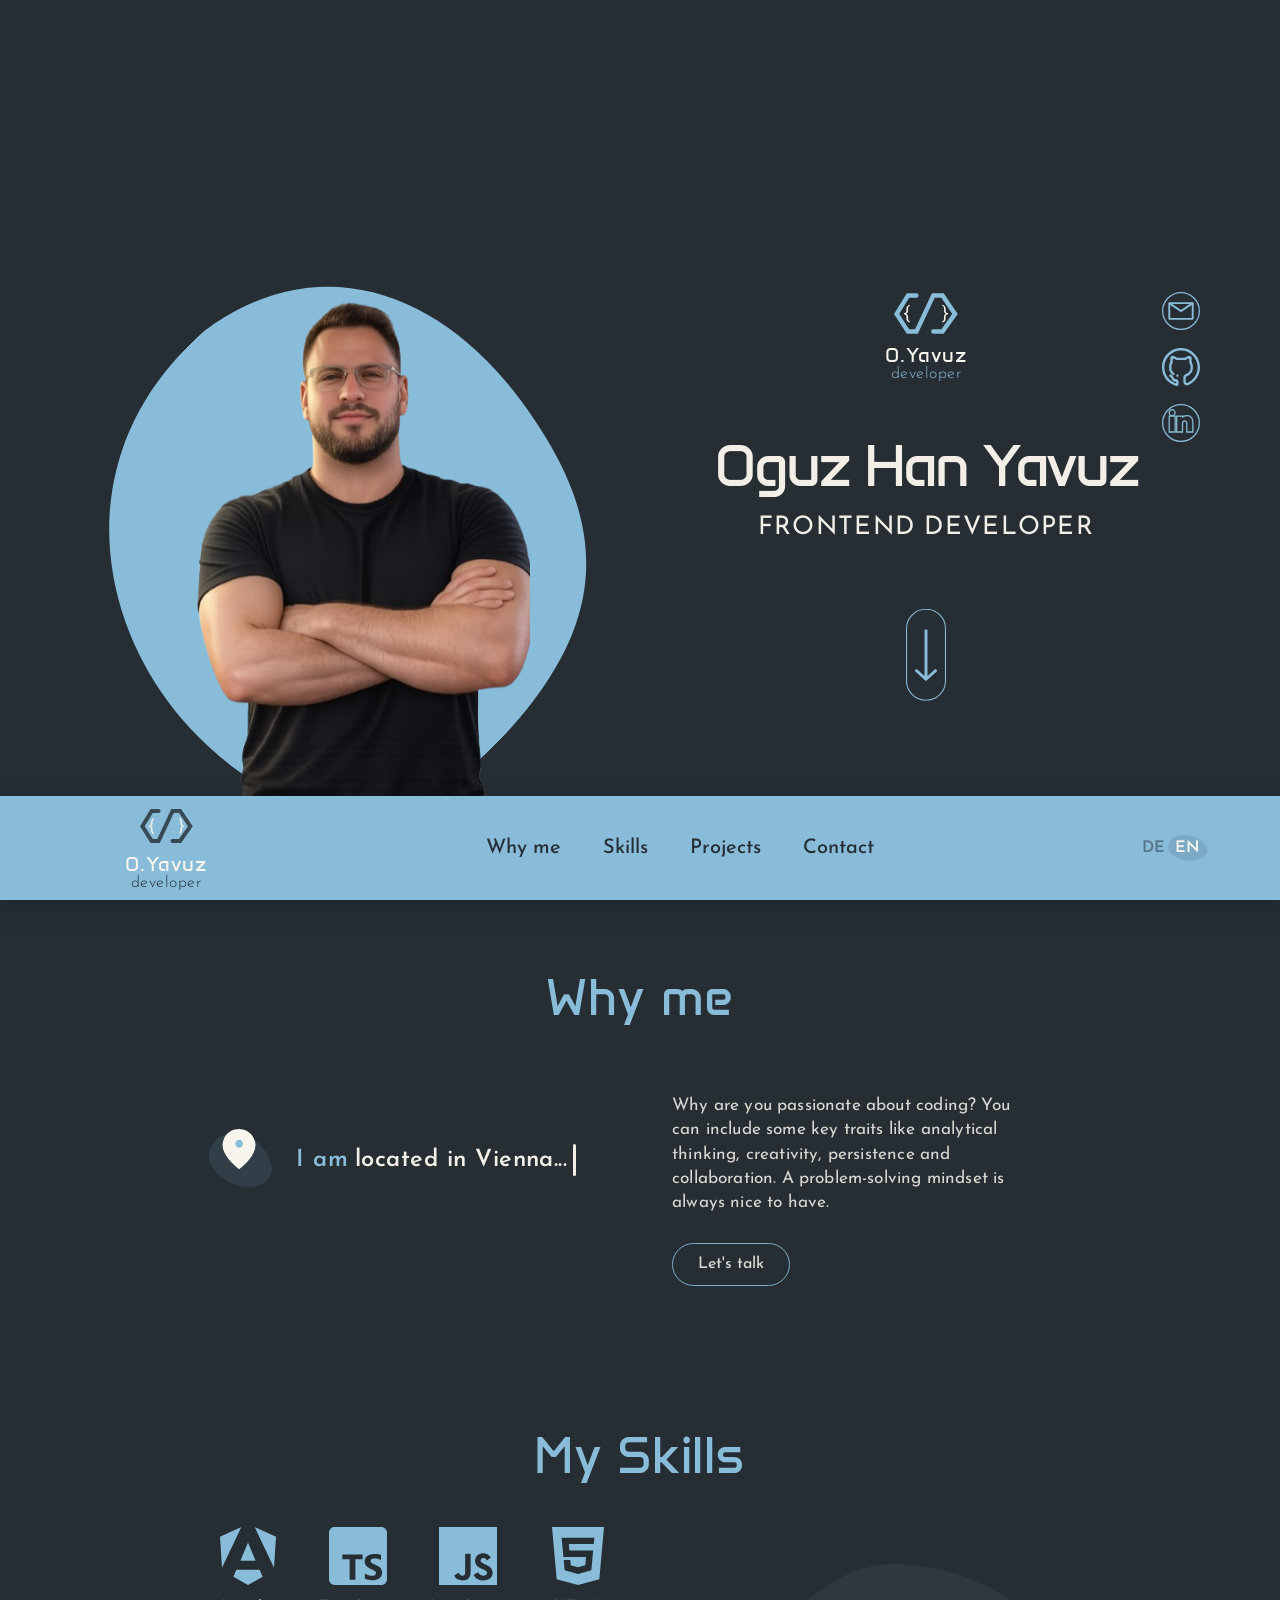
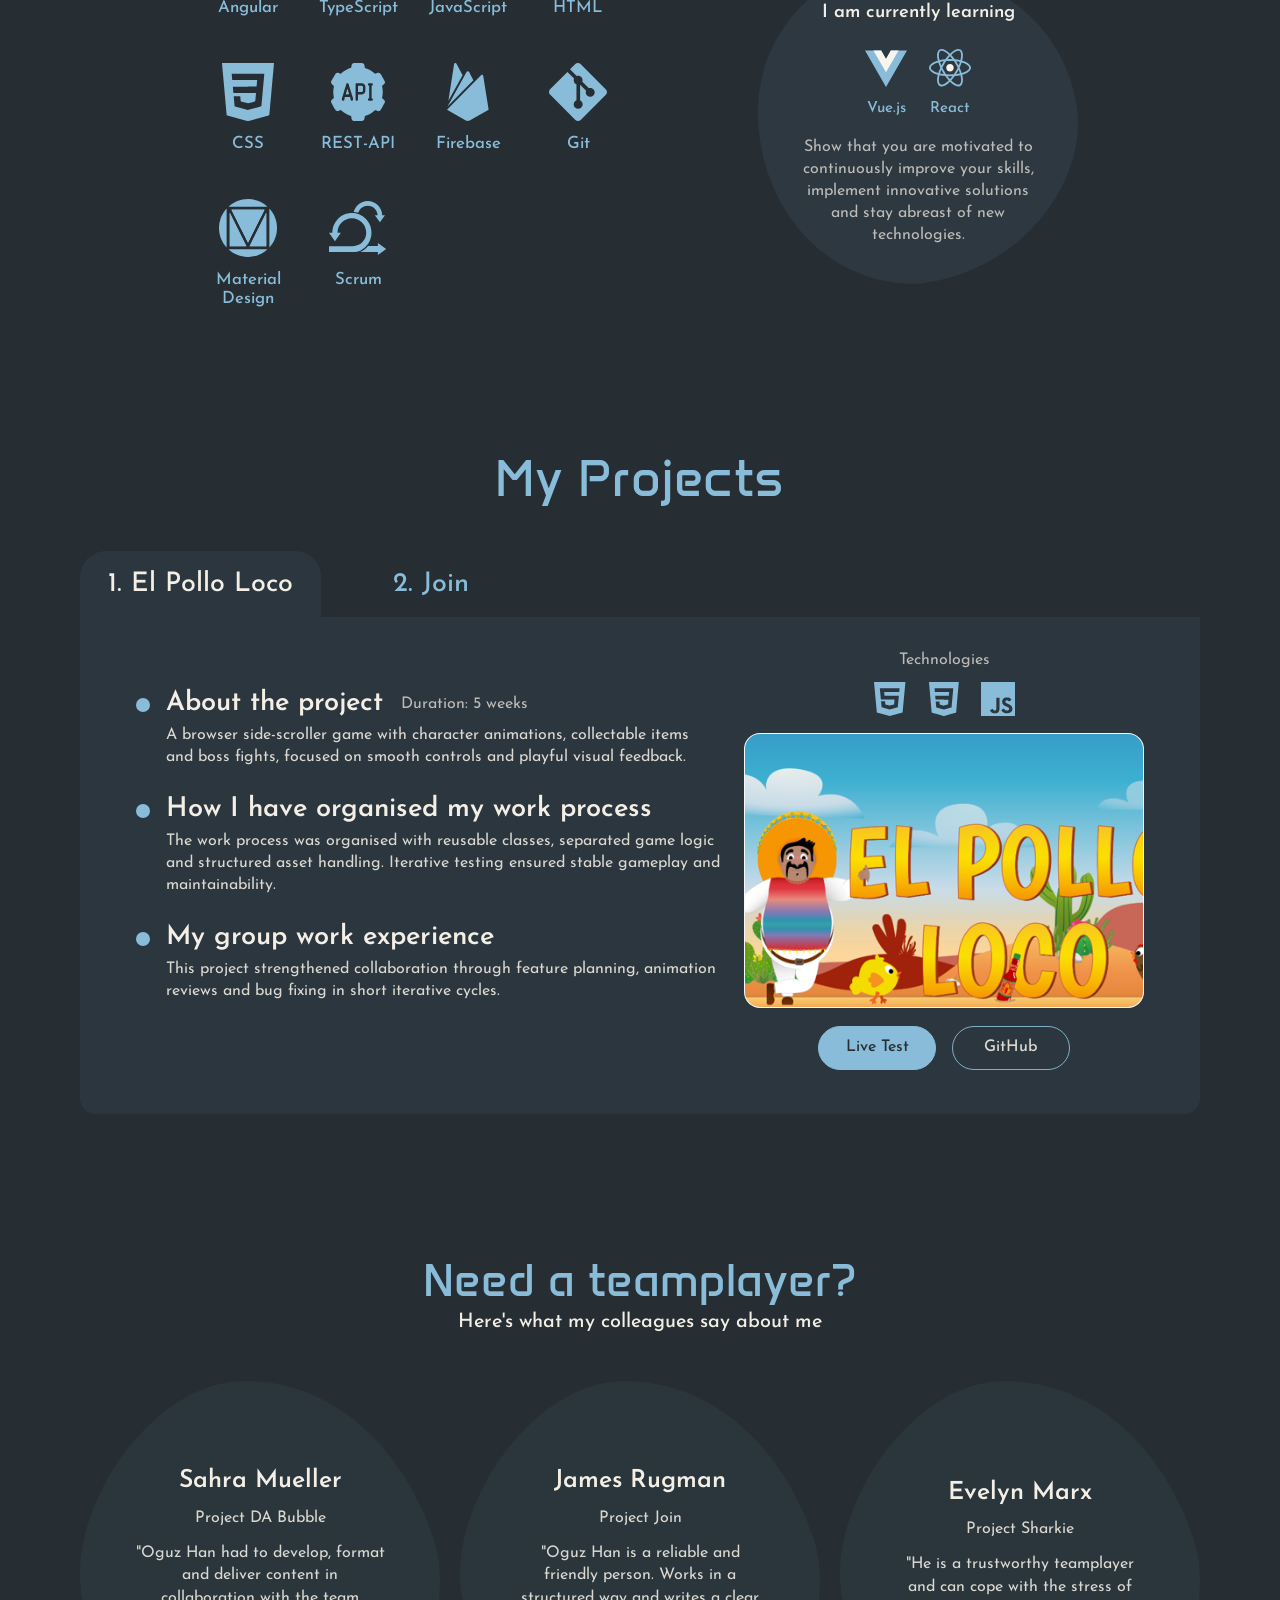
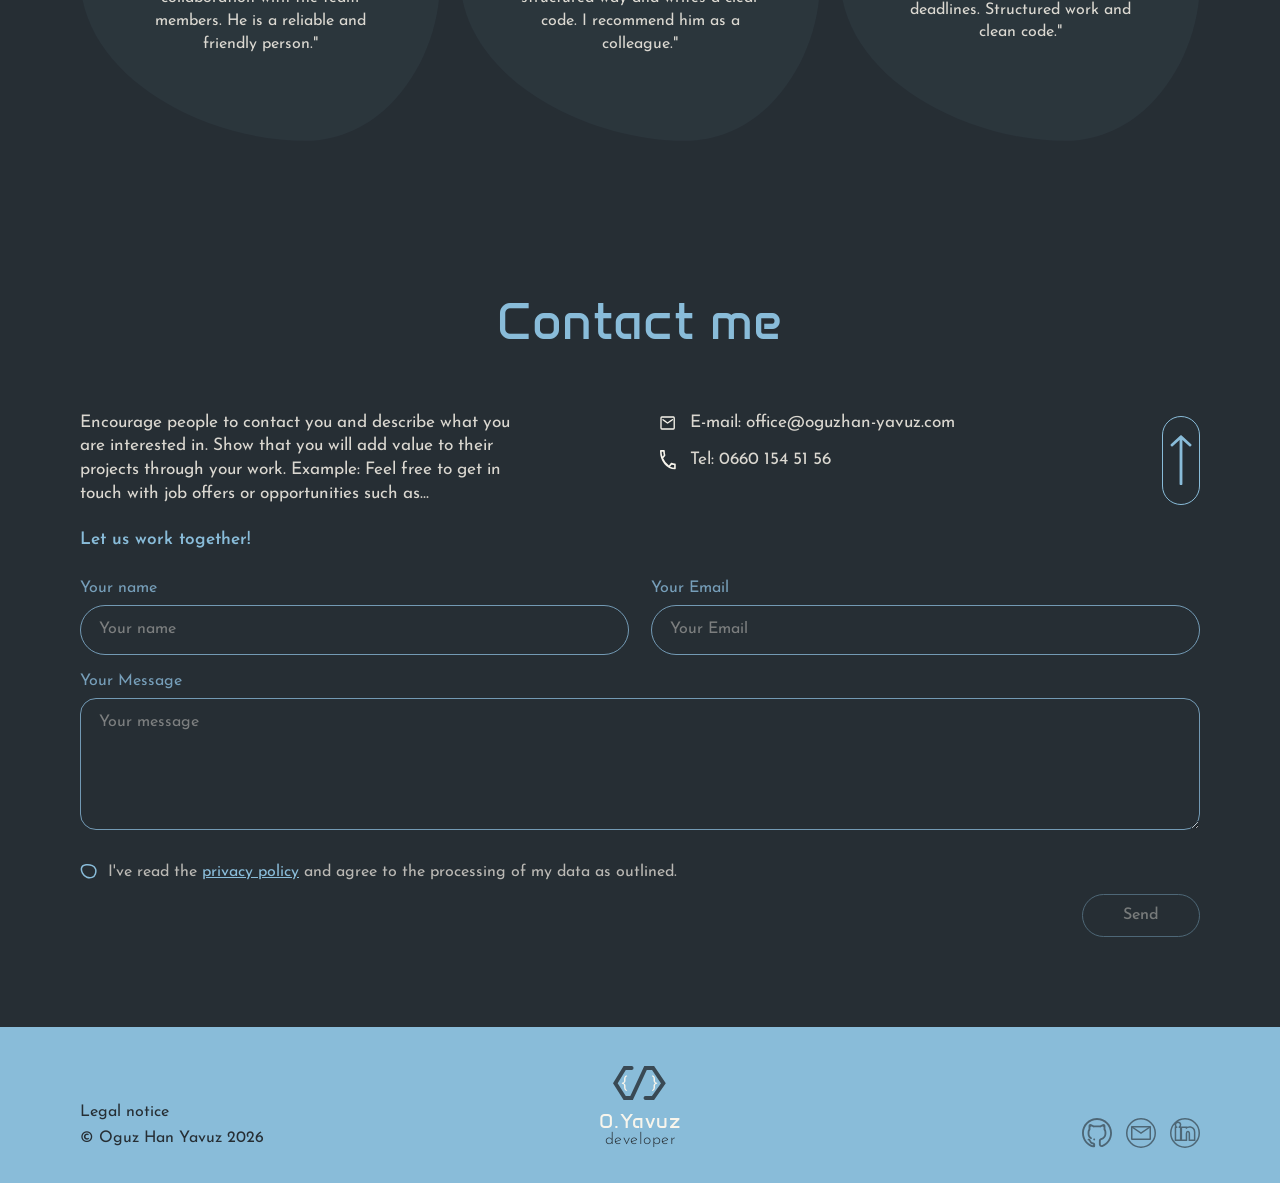
<file: index.html>
<!DOCTYPE html>
<html lang="en">

<head>
    <meta charset="UTF-8" />
    <meta name="viewport" content="width=device-width, initial-scale=1.0" />
    <title>Oguz Han Yavuz | Frontend Developer</title>
    <link rel="icon" type="image/svg+xml" href="./assets/img/Logo icon.svg">
    <link rel="preconnect" href="https://fonts.googleapis.com">
    <link rel="preconnect" href="https://fonts.gstatic.com" crossorigin>
    <link
        href="https://fonts.googleapis.com/css2?family=Anta&amp;family=Josefin+Sans:wght@300;400;500&amp;family=Poppins:wght@300;400;500;600;700&amp;display=swap"
        rel="stylesheet">
    <link rel="stylesheet" href="./css/main.css" />
</head>

<body class="portfolio-page" id="top" data-page="portfolio" data-title-en="Oguz Han Yavuz | Frontend Developer"
    data-title-de="Oguz Han Yavuz | Frontend Entwickler">
    <header class="mobile-header">
        <a href="#top" class="brand-logo brand-logo-mobile" aria-label="Oguz Han Yavuz developer">
            <img src="./assets/img/Logo icon.svg" alt="" class="brand-icon" aria-hidden="true" />
            <span class="brand-copy">
                <span class="brand-name">O.Yavuz</span>
                <span class="brand-role">developer</span>
            </span>
        </a>

        <button class="burger" id="burger" type="button" aria-label="Open navigation" aria-expanded="false">
            <span></span>
            <span></span>
            <span></span>
        </button>
    </header>

    <section class="hero">
        <div class="hero-inner section-shell">
            <div class="hero-image-wrap">
                <img src="./assets/img/profile-optimized-removebg-preview.png" alt="Oguz Han Yavuz" class="hero-image"
                    loading="eager" />

        <div class="mobile-menu" id="mobileMenu">
            <nav class="mobile-nav">
                <a href="#why-title" class="mobile-link" data-i18n="nav.whyMe">Why me</a>
                <a href="#skills-title" class="mobile-link" data-i18n="nav.skills">Skills</a>
                <a href="#projects-title" class="mobile-link" data-i18n="nav.projects">Projects</a>
                <a href="#contact-title" class="mobile-link" data-i18n="nav.contact">Contact</a>
                <div class="mobile-lang">
                    <button type="button" class="lang-btn" data-lang="de">DE</button>
                    <button type="button" class="lang-btn" data-lang="en">EN</button>
                </div>
            </nav>
        </div>
            </div>

            <div class="hero-info">
                <div class="hero-meta">
                    <div class="hero-brand brand-logo" aria-hidden="true">
                        <img src="./assets/img/Logo icon.svg" alt="" class="brand-icon" />
                        <span class="brand-copy">
                            <span class="brand-name">O.Yavuz</span>
                            <span class="brand-role">developer</span>
                        </span>
                    </div>

                    <aside class="hero-socials" aria-label="Social links">
                        <a href="mailto:office@oguzhan-yavuz.com" aria-label="Email">
                            <img src="./assets/img/Email button.svg" alt="" class="social-icon" aria-hidden="true" />
                        </a>
                        <a href="https://github.com/OguzHanYav" aria-label="GitHub" target="_blank"
                            rel="noopener noreferrer">
                            <img src="./assets/img/github.svg" alt="" class="social-icon" aria-hidden="true" />
                        </a>
                        <a href="https://www.linkedin.com/in/oguz-han-yavuz-8a6a17158/" aria-label="LinkedIn"
                            target="_blank" rel="noopener noreferrer">
                            <img src="./assets/img/in.svg" alt="" class="social-icon" aria-hidden="true" />
                        </a>
                    </aside>
                </div>

                <div class="hero-copy">
                    <h1 id="hero-name">Oguz Han Yavuz</h1>
                    <p id="hero-role" data-i18n="hero.role">FRONTEND DEVELOPER</p>

                    <a href="#why-title" class="scroll-down" aria-label="Scroll down"
                        data-i18n-aria-label="hero.scrollDown">
                        <img src="./assets/img/Arrow down.svg" alt="" class="arrow-icon" aria-hidden="true" />
                    </a>
                </div>
            </div>
        </div>
    </section>

    <nav class="nav-strip" aria-label="Primary navigation">
        <div class="section-shell nav-strip-inner">
            <a href="#top" class="brand-logo" aria-label="Oguz Han Yavuz developer">
                <img src="./assets/img/Logo icon2.svg" alt="" class="brand-icon" aria-hidden="true" />
                <span class="brand-copy">
                    <span class="brand-name">O.Yavuz</span>
                    <span class="brand-role">developer</span>
                </span>
            </a>

            <div class="desktop-nav">
                <a href="#why-title" data-i18n="nav.whyMe">Why me</a>
                <a href="#skills-title" data-i18n="nav.skills">Skills</a>
                <a href="#projects-title" data-i18n="nav.projects">Projects</a>
                <a href="#contact-title" data-i18n="nav.contact">Contact</a>
            </div>

            <div class="lang-switch">
                <button type="button" class="lang-btn" data-lang="de">DE</button>
                <button type="button" class="lang-btn" data-lang="en">EN</button>
            </div>
        </div>
    </nav>

    <main>
        <section id="why-me" class="content-section">
            <div class="section-shell why-grid">
                <h2 id="why-title" class="section-title" data-i18n="why.title">Why me</h2>

                <div class="why-location">
                    <div class="why-highlight" id="why-highlight">
                        <span class="why-highlight-icon-shell" aria-hidden="true">
                            <img id="why-highlight-icon" class="why-highlight-icon"
                                src="./assets/img/figma-web/Group 60.svg" alt="" />
                        </span>
                        <div class="why-highlight-copy">
                            <span id="why-highlight-text" class="why-highlight-text"></span>
                        </div>
                    </div>
                </div>

                <div class="why-copy">
                    <p data-i18n="why.copy">
                        Why are you passionate about coding?<br class="mobile-break">
                        You can include some key traits like analytical thinking,<br class="mobile-break">
                        creativity, persistence and collaboration.<br class="mobile-break">
                        A problem-solving mindset is always nice to have.
                    </p>
                    <a href="#contact" class="outline-btn" data-i18n="shared.letsTalk">Let's talk</a>
                </div>
            </div>
        </section>

        <section id="skills" class="content-section">
            <div class="section-shell">
                <h2 id="skills-title" class="section-title" data-i18n="skills.title">My Skills</h2>

                <div class="skills-layout">
                    <div class="skills-grid" id="skills-container"></div>

                    <aside class="learning-bubble">
                        <p class="learning-title">
                            <span class="learning-title-desktop" data-i18n="skills.learningTitle">I am currently
                                learning</span>
                            <span class="learning-title-mobile" data-i18n="skills.learningTitleMobile">What I am
                                currently learning</span>
                        </p>
                        <div class="learning-icons">
                            <span class="learning-pill">
                                <img src="./assets/img/figma-assets/skills/vue-js.svg" alt=""
                                    class="learning-icon-image" />
                                <span class="learning-label">Vue.js</span>
                            </span>
                            <span class="learning-pill">
                                <img src="./assets/img/figma-assets/skills/react.svg" alt=""
                                    class="learning-icon-image" />
                                <span class="learning-label">React</span>
                            </span>
                        </div>
                        <p class="learning-text" data-i18n="skills.learningText">
                            Show that you are motivated to continuously improve your skills,
                            implement innovative solutions and stay abreast of new technologies.
                        </p>
                        <a href="#contact" class="primary-btn mobile-only-inline" data-i18n="shared.letsTalk">Let's
                            talk</a>
                    </aside>
                </div>
            </div>
        </section>

        <section id="projects" class="content-section">
            <div class="section-shell">
                <h2 id="projects-title" class="section-title" data-i18n="projects.title">My Projects</h2>
                <div class="project-tabs" id="project-tabs"></div>

                <article class="project-panel">
                    <div class="project-mobile-head">
                        <h3 id="project-title-mobile">DA Bubble</h3>
                        <p id="project-techline-mobile" class="project-meta-line"></p>
                        <p id="project-duration-mobile" class="project-meta-line"></p>
                    </div>

                    <div class="project-copy">
                        <div class="project-item">
                            <span class="project-dot"></span>
                            <div>
                                <div class="project-heading-row">
                                    <h3 data-i18n="projects.aboutHeading">About the project</h3>
                                    <span class="project-duration" id="project-duration-desktop"></span>
                                </div>
                                <p id="project-description"></p>
                            </div>
                        </div>

                        <div class="project-item">
                            <span class="project-dot"></span>
                            <div>
                                <h3 data-i18n="projects.processHeading">How I have organised my work process</h3>
                                <p id="project-process"></p>
                            </div>
                        </div>

                        <div class="project-item">
                            <span class="project-dot"></span>
                            <div>
                                <h3 data-i18n="projects.teamHeading">My group work experience</h3>
                                <p id="project-team"></p>
                            </div>
                        </div>
                    </div>

                    <div class="project-preview">
                        <div class="project-preview-head">
                            <span class="project-preview-label"
                                data-i18n="projects.technologies">Technologies</span>
                            <div class="tech-row" id="project-tech"></div>
                        </div>
                        <img id="project-image" src="./assets/img/project-dabubble.svg" alt="Project preview" />
                        <div class="project-actions">
                            <a id="project-live" class="primary-btn" href="#" target="_blank"
                                rel="noopener noreferrer" data-i18n="projects.liveTest">Live Test</a>
                            <a id="project-github" class="outline-btn" href="#" target="_blank"
                                rel="noopener noreferrer" data-i18n="projects.github">GitHub</a>
                        </div>
                    </div>
                </article>
            </div>
        </section>

        <section id="testimonials" class="content-section testimonials-section">
            <div class="section-shell">
                <p class="team-title">
                    <span class="team-title-lead" data-i18n="testimonials.titleLead">Need a teamplayer?</span>
                    <span class="team-title-rest" data-i18n="testimonials.titleRest">Here’s what my colleagues say
                        about me</span>
                </p>

                <div class="testimonials">
                    <article class="testimonial-card">
                        <h3>Sahra Mueller</h3>
                        <p class="testimonial-role" data-i18n="testimonials.sahra.role">Project DA Bubble</p>
                        <p data-i18n="testimonials.sahra.quote">
                            "Oguz Han had to develop, format and deliver content in collaboration
                            with the team members. She is a reliable and friendly person."
                        </p>
                        <a href="#" data-i18n="testimonials.linkedin">Linked In Profile</a>
                    </article>

                    <article class="testimonial-card">
                        <h3>James Rugman</h3>
                        <p class="testimonial-role" data-i18n="testimonials.james.role">Project Join</p>
                        <p data-i18n="testimonials.james.quote">
                            "Oguz Han is a reliable and friendly person. Works in a structured way
                            and writes a clear code. I recommend her as a colleague."
                        </p>
                        <a href="#" data-i18n="testimonials.linkedin">Linked In Profile</a>
                    </article>

                    <article class="testimonial-card">
                        <h3>Evelyn Marx</h3>
                        <p class="testimonial-role" data-i18n="testimonials.evelyn.role">Project Sharkie</p>
                        <p data-i18n="testimonials.evelyn.quote">
                            "She is a trustworthy teamplayer and can cope with the stress of
                            deadlines. Structured work and clean code."
                        </p>
                        <a href="#" data-i18n="testimonials.linkedin">Linked In Profile</a>
                    </article>
                </div>
            </div>
        </section>

        <section id="contact" class="content-section contact-section">
            <div class="section-shell">
                <div class="contact-title-row">
                    <h2 id="contact-title" class="section-title" data-i18n="contact.title">Contact me</h2>
                </div>

                <div class="contact-grid">
                    <div class="contact-copy">
                        <p data-i18n="contact.copy">
                            Encourage people to contact you and describe what you are interested in.
                            Show that you will add value to their projects through your work.
                            Example: Feel free to get in touch with job offers or opportunities such as...
                        </p>
                        <p class="contact-cta" data-i18n="contact.cta">Let us work together!</p>
                    </div>

                    <div class="contact-info">
                        <p>
                            <img src="./assets/img/figma-web/icon _email_.svg" alt="" class="contact-icon-image"
                                aria-hidden="true" />
                            <a href="mailto:office@oguzhan-yavuz.com">E-mail: office@oguzhan-yavuz.com</a>
                        </p>
                        <p>
                            <img src="./assets/img/figma-assets/contact/phone.svg" alt="" class="contact-icon-image"
                                aria-hidden="true" />
                            <a href="tel:+436601545156">Tel: 0660 154 51 56</a>
                        </p>
                    </div>
                </div>

                <form id="contact-form" class="contact-form" novalidate>
                    <div class="form-row">
                        <label class="field">
                            <span class="field-label" data-i18n="form.nameLabel">Your name</span>
                            <input type="text" id="name" name="name" placeholder="Your name" autocomplete="name"
                                data-i18n-placeholder="form.namePlaceholder" />
                            <span class="error-space" id="name-error"></span>
                        </label>

                        <label class="field">
                            <span class="field-label" data-i18n="form.emailLabel">Your Email</span>
                            <input type="email" id="email" name="email" placeholder="Your Email"
                                autocomplete="email" data-i18n-placeholder="form.emailPlaceholder" />
                            <span class="error-space" id="email-error"></span>
                        </label>
                    </div>

                    <label class="field">
                        <span class="field-label" data-i18n="form.messageLabel">Your Message</span>
                        <textarea id="message" name="message" placeholder="Your message"
                            data-i18n-placeholder="form.messagePlaceholder"></textarea>
                        <span class="error-space" id="message-error"></span>
                    </label>

                    <label class="checkbox-row">
                        <input type="checkbox" id="privacy" name="privacy" />
                        <span class="checkbox-icon" aria-hidden="true"></span>
                        <span class="checkbox-text" data-i18n-html="form.privacy">I've read the <a
                                href="./privacy-policy.html" class="privacy-link">privacy policy</a> and agree to
                            the processing of my data as outlined.</span>
                    </label>
                    <span class="error-space" id="privacy-error"></span>

                    <div class="form-actions">
                        <button type="submit" id="submit-btn" class="outline-btn send-btn" disabled
                            data-i18n="form.send">Send</button>
                    </div>

                    <p id="form-feedback" class="form-feedback"></p>
                </form>

                <a href="#top" class="scroll-up" aria-label="Back to top" data-i18n-aria-label="contact.backToTop">
                    <img src="./assets/img/Arrow down.svg" alt="" class="arrow-icon" aria-hidden="true" />
                </a>
            </div>
        </section>
    </main>

    <footer class="site-footer">
        <div class="section-shell footer-inner">
            <div class="footer-copy">
                <div class="footer-links">
                    <a href="./legal-notice.html" data-i18n="footer.legalNotice">Legal notice</a>                </div>
                <p>© Oguz Han Yavuz 2026</p>
            </div>

            <a href="#top" class="brand-logo footer-logo" aria-label="Oguz Han Yavuz developer">
                <img src="./assets/img/Logo icon2.svg" alt="" class="brand-icon" aria-hidden="true" />
                <span class="brand-copy">
                    <span class="brand-name">O.Yavuz</span>
                    <span class="brand-role">developer</span>
                </span>
            </a>

            <div class="footer-socials">
                <a href="https://github.com/OguzHanYav" aria-label="GitHub" target="_blank" rel="noopener noreferrer">
                    <picture>
                        <source media="(max-width: 767px)"
                            srcset="./assets/img/figma-assets/footer/github-whiteblue.svg" />
                        <img src="./assets/img/figma-web/Portfolio-sm/Property 1=dark.svg" alt="" class="social-icon"
                            aria-hidden="true" />
                    </picture>
                </a>
                <a href="mailto:office@oguzhan-yavuz.com" aria-label="Email">
                    <picture>
                        <source media="(max-width: 767px)"
                            srcset="./assets/img/figma-assets/footer/email-whiteblue.svg" />
                        <img src="./assets/img/figma-web/Portfolio-sm2/Property 1=dark.svg" alt="" class="social-icon"
                            aria-hidden="true" />
                    </picture>
                </a>
                <a href="https://www.linkedin.com/in/oguz-han-yavuz-8a6a17158/" aria-label="LinkedIn" target="_blank"
                    rel="noopener noreferrer">
                    <picture>
                        <source media="(max-width: 767px)"
                            srcset="./assets/img/figma-assets/footer/linkedin-whiteblue.svg" />
                        <img src="./assets/img/figma-web/Linkedin button.svg" alt="" class="social-icon"
                            aria-hidden="true" />
                    </picture>
                </a>
            </div>
        </div>
    </footer>

<script type="module" src="./js/main.js"></script>
</body>

</html>
</file>
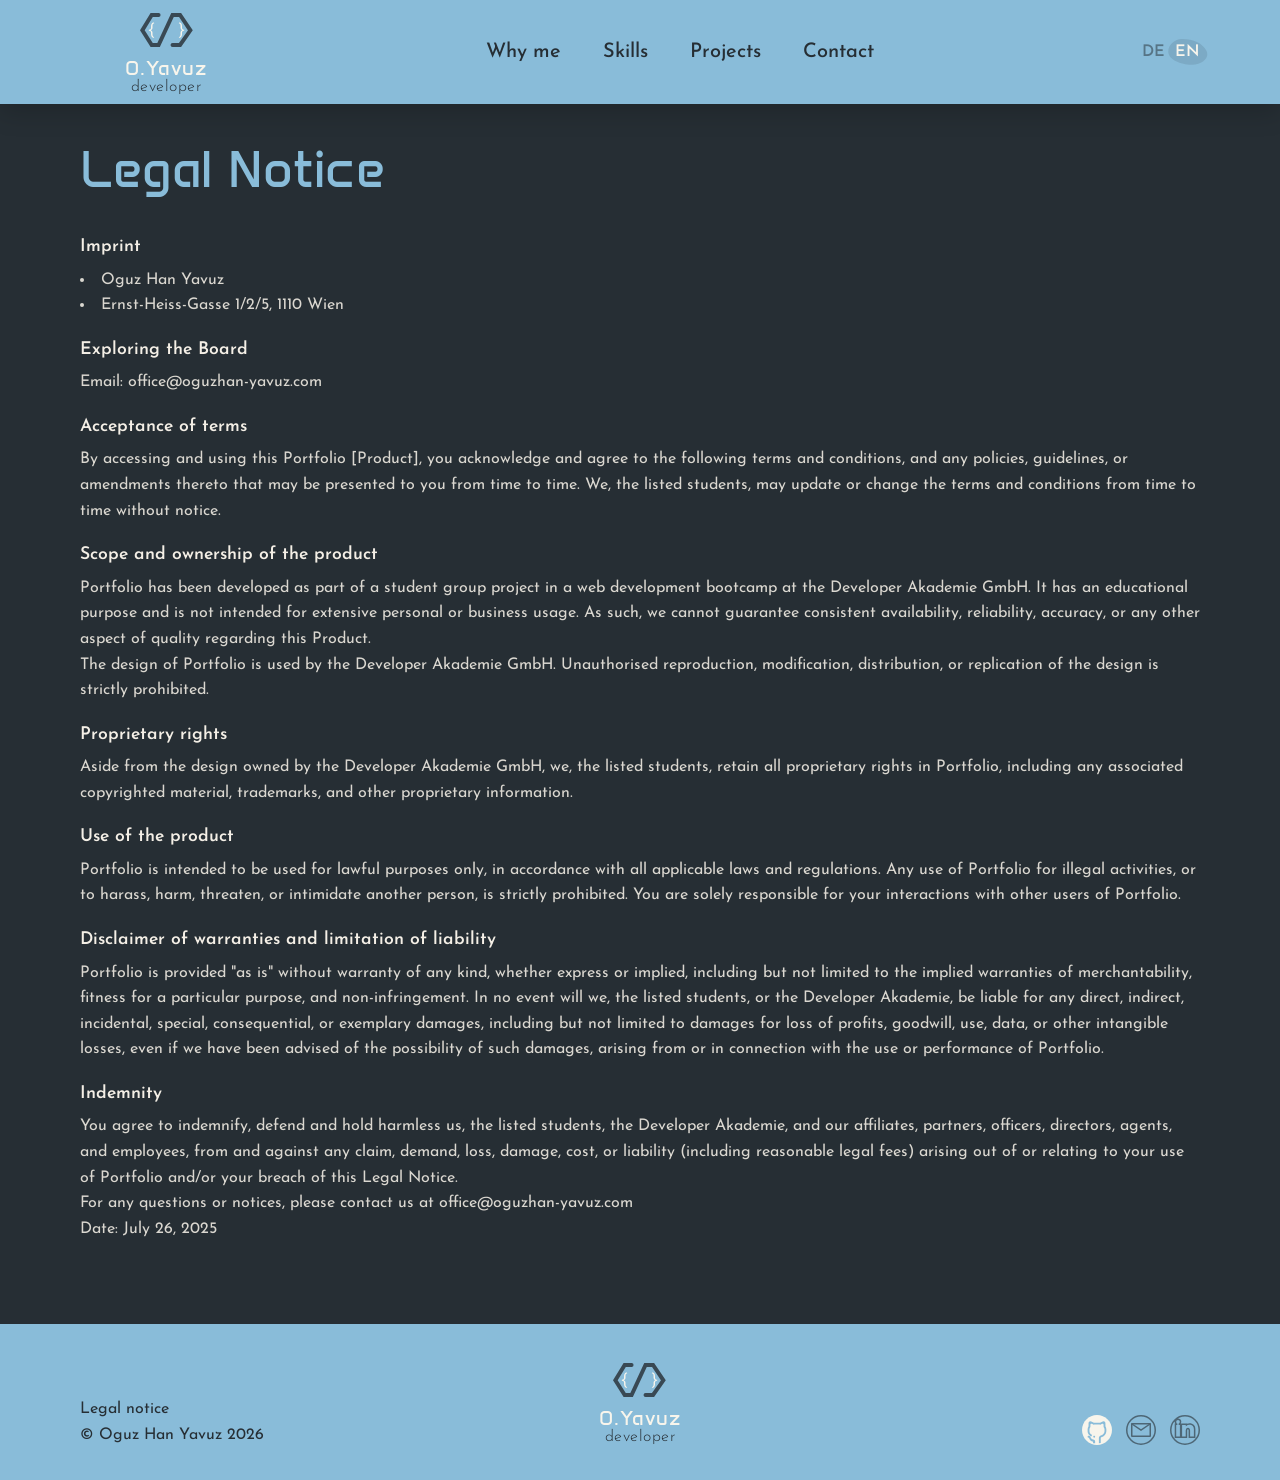
<file: legal-notice.html>
<!DOCTYPE html>
<html lang="en">

<head>
    <meta charset="UTF-8" />
    <meta name="viewport" content="width=device-width, initial-scale=1.0" />
    <title>Legal Notice | Oguz Han Yavuz</title>
    <link rel="preconnect" href="https://fonts.googleapis.com">
    <link rel="preconnect" href="https://fonts.gstatic.com" crossorigin>
    <link
        href="https://fonts.googleapis.com/css2?family=Anta&family=Josefin+Sans:wght@400;500&family=Poppins:wght@300;400;500;600;700&display=swap"
        rel="stylesheet">
    <link rel="stylesheet" href="./css/main.css" />
</head>

<body class="legal-page" data-page="legal" data-title-en="Legal Notice | Oguz Han Yavuz"
    data-title-de="Impressum | Oguz Han Yavuz">
    <div class="site-frame legal-frame">
        <header class="mobile-header legal-mobile-header">
            <a href="./index.html" class="brand-logo brand-logo-mobile" aria-label="Oguz Han Yavuz developer">
                <img src="./assets/img/Logo icon.svg" alt="" class="brand-icon" aria-hidden="true" />
                <span class="brand-copy">
                    <span class="brand-name">O.Yavuz</span>
                    <span class="brand-role">developer</span>
                </span>
            </a>

            <button class="burger" id="burger" type="button" aria-label="Open navigation" aria-expanded="false">
                <span></span>
                <span></span>
                <span></span>
            </button>
        </header>

        <div class="mobile-menu" id="mobileMenu">
            <nav class="mobile-nav">
                <a href="./index.html#why-me" class="mobile-link" data-i18n="nav.whyMe">Why me</a>
                <a href="./index.html#skills" class="mobile-link" data-i18n="nav.skills">Skills</a>
                <a href="./index.html#projects" class="mobile-link" data-i18n="nav.projects">Projects</a>
                <a href="./index.html#contact" class="mobile-link" data-i18n="nav.contact">Contact</a>
                <div class="mobile-lang">
                    <button type="button" class="lang-btn" data-lang="de">DE</button>
                    <button type="button" class="lang-btn" data-lang="en">EN</button>
                </div>
            </nav>
        </div>

        <header class="nav-strip legal-nav">
            <div class="section-shell nav-strip-inner">
                <a href="./index.html" class="brand-logo" aria-label="Oguz Han Yavuz developer">
                    <img src="./assets/img/Logo icon2.svg" alt="" class="brand-icon" aria-hidden="true" />
                    <span class="brand-copy">
                        <span class="brand-name">O.Yavuz</span>
                        <span class="brand-role">developer</span>
                    </span>
                </a>

                <nav class="desktop-nav">
                    <a href="./index.html#why-me" data-i18n="nav.whyMe">Why me</a>
                    <a href="./index.html#skills" data-i18n="nav.skills">Skills</a>
                    <a href="./index.html#projects" data-i18n="nav.projects">Projects</a>
                    <a href="./index.html#contact" data-i18n="nav.contact">Contact</a>
                </nav>

                <div class="lang-switch">
                    <button type="button" class="lang-btn" data-lang="de">DE</button>
                    <button type="button" class="lang-btn" data-lang="en">EN</button>
                </div>
            </div>
        </header>

        <main class="legal-main">
            <div class="legal-content">
                <a href="./index.html" class="legal-back" aria-label="Back to portfolio"
                    data-i18n-aria-label="legal.backToPortfolio">←</a>
                <h1 class="section-title legal-title" data-i18n="legal.title">Legal Notice</h1>

                <section class="legal-block">
                    <h2 data-i18n="legal.imprintTitle">Imprint</h2>
                    <ul>
                        <li data-i18n="legal.imprintItem1">Oguz Han Yavuz</li>
                        <li data-i18n="legal.imprintItem2">Ernst-Heiss-Gasse 1/2/5, 1110 Wien</li>
                    </ul>
                </section>

                <section class="legal-block">
                    <h2 data-i18n="legal.boardTitle">Exploring the Board</h2>
                    <p data-i18n="legal.boardEmail">Email: office@oguzhan-yavuz.com</p>
                </section>

                <section class="legal-block">
                    <h2 data-i18n="legal.acceptanceTitle">Acceptance of terms</h2>
                    <p data-i18n="legal.acceptanceText">
                        By accessing and using this Portfolio [Product], you acknowledge and agree
                        to the following terms and conditions, and any policies, guidelines, or
                        amendments thereto that may be presented to you from time to time. We, the
                        listed students, may update or change the terms and conditions from time to time without notice.
                    </p>
                </section>

                <section class="legal-block">
                    <h2 data-i18n="legal.scopeTitle">Scope and ownership of the product</h2>
                    <p data-i18n="legal.scopeText1">
                        Portfolio has been developed as part of a student group project in a web development bootcamp
                        at the Developer Akademie GmbH. It has an educational purpose and is not intended
                        for extensive personal or business usage. As such, we cannot guarantee consistent availability,
                        reliability, accuracy, or any other aspect of quality regarding this Product.
                    </p>
                    <p data-i18n="legal.scopeText2">
                        The design of Portfolio is used by the Developer Akademie GmbH. Unauthorised reproduction,
                        modification, distribution, or replication of the design is strictly prohibited.
                    </p>
                </section>

                <section class="legal-block">
                    <h2 data-i18n="legal.rightsTitle">Proprietary rights</h2>
                    <p data-i18n="legal.rightsText">
                        Aside from the design owned by the Developer Akademie GmbH, we, the listed students,
                        retain all proprietary rights in Portfolio, including any associated copyrighted material,
                        trademarks, and other proprietary information.
                    </p>
                </section>

                <section class="legal-block">
                    <h2 data-i18n="legal.useTitle">Use of the product</h2>
                    <p data-i18n="legal.useText">
                        Portfolio is intended to be used for lawful purposes only, in accordance with all applicable
                        laws
                        and regulations. Any use of Portfolio for illegal activities, or to harass, harm, threaten,
                        or intimidate another person, is strictly prohibited. You are solely responsible for your
                        interactions with other users of Portfolio.
                    </p>
                </section>

                <section class="legal-block">
                    <h2 data-i18n="legal.disclaimerTitle">Disclaimer of warranties and limitation of liability</h2>
                    <p data-i18n="legal.disclaimerText">
                        Portfolio is provided "as is" without warranty of any kind, whether express or implied,
                        including but not limited to the implied warranties of merchantability, fitness for a
                        particular purpose, and non-infringement. In no event will we, the listed students, or the
                        Developer Akademie, be liable for any direct, indirect, incidental, special, consequential,
                        or exemplary damages, including but not limited to damages for loss of profits, goodwill,
                        use, data, or other intangible losses, even if we have been advised of the possibility of
                        such damages, arising from or in connection with the use or performance of Portfolio.
                    </p>
                </section>

                <section class="legal-block">
                    <h2 data-i18n="legal.indemnityTitle">Indemnity</h2>
                    <p data-i18n="legal.indemnityText">
                        You agree to indemnify, defend and hold harmless us, the listed students, the Developer
                        Akademie,
                        and our affiliates, partners, officers, directors, agents, and employees, from and against any
                        claim, demand, loss, damage, cost, or liability (including reasonable legal fees) arising out of
                        or
                        relating to your use of Portfolio and/or your breach of this Legal Notice.
                    </p>
                    <p data-i18n="legal.contactText">For any questions or notices, please contact us at
                        office@oguzhan-yavuz.com</p>
                    <p data-i18n="legal.dateText">Date: July 26, 2025</p>
                </section>
            </div>
        </main>

        <footer class="site-footer">
            <div class="section-shell footer-inner">
                <div class="footer-copy">
                    <div class="footer-links">
                        <a href="./legal-notice.html" data-i18n="footer.legalNotice">Legal notice</a>
                    </div>
                    <p>© Oguz Han Yavuz 2026</p>
                </div>

                <a href="./index.html" class="brand-logo footer-logo" aria-label="Oguz Han Yavuz developer">
                    <img src="./assets/img/Logo icon2.svg" alt="" class="brand-icon" aria-hidden="true" />
                    <span class="brand-copy">
                        <span class="brand-name">O.Yavuz</span>
                        <span class="brand-role">developer</span>
                    </span>
                </a>

                <div class="footer-socials">
                    <a href="https://github.com/OguzHanYav" aria-label="GitHub" target="_blank"
                        rel="noopener noreferrer">
                        <picture>
                            <source media="(max-width: 767px)"
                                srcset="./assets/img/figma-assets/footer/github-whiteblue.svg" />
                            <img src="./assets/img/figma-web/Portfolio-sm/Property 1=dark.svg" alt=""
                                class="social-icon" aria-hidden="true" />
                        </picture>
                    </a>

                    <a href="mailto:office@oguzhan-yavuz.com" aria-label="Email">
                        <picture>
                            <source media="(max-width: 767px)"
                                srcset="./assets/img/figma-assets/footer/email-whiteblue.svg" />
                            <img src="./assets/img/figma-web/Portfolio-sm2/Property 1=dark.svg" alt=""
                                class="social-icon" aria-hidden="true" />
                        </picture>
                    </a>

                    <a href="https://www.linkedin.com/in/oguz-han-yavuz-8a6a17158/" aria-label="LinkedIn"
                        target="_blank" rel="noopener noreferrer">
                        <picture>
                            <source media="(max-width: 767px)"
                                srcset="./assets/img/figma-assets/footer/linkedin-whiteblue.svg" />
                            <img src="./assets/img/figma-web/Linkedin button.svg" alt="" class="social-icon"
                                aria-hidden="true" />
                        </picture>
                    </a>
                </div>
            </div>
        </footer>
    </div>

    <script src="./script.js"></script>
</body>

</html>
</file>
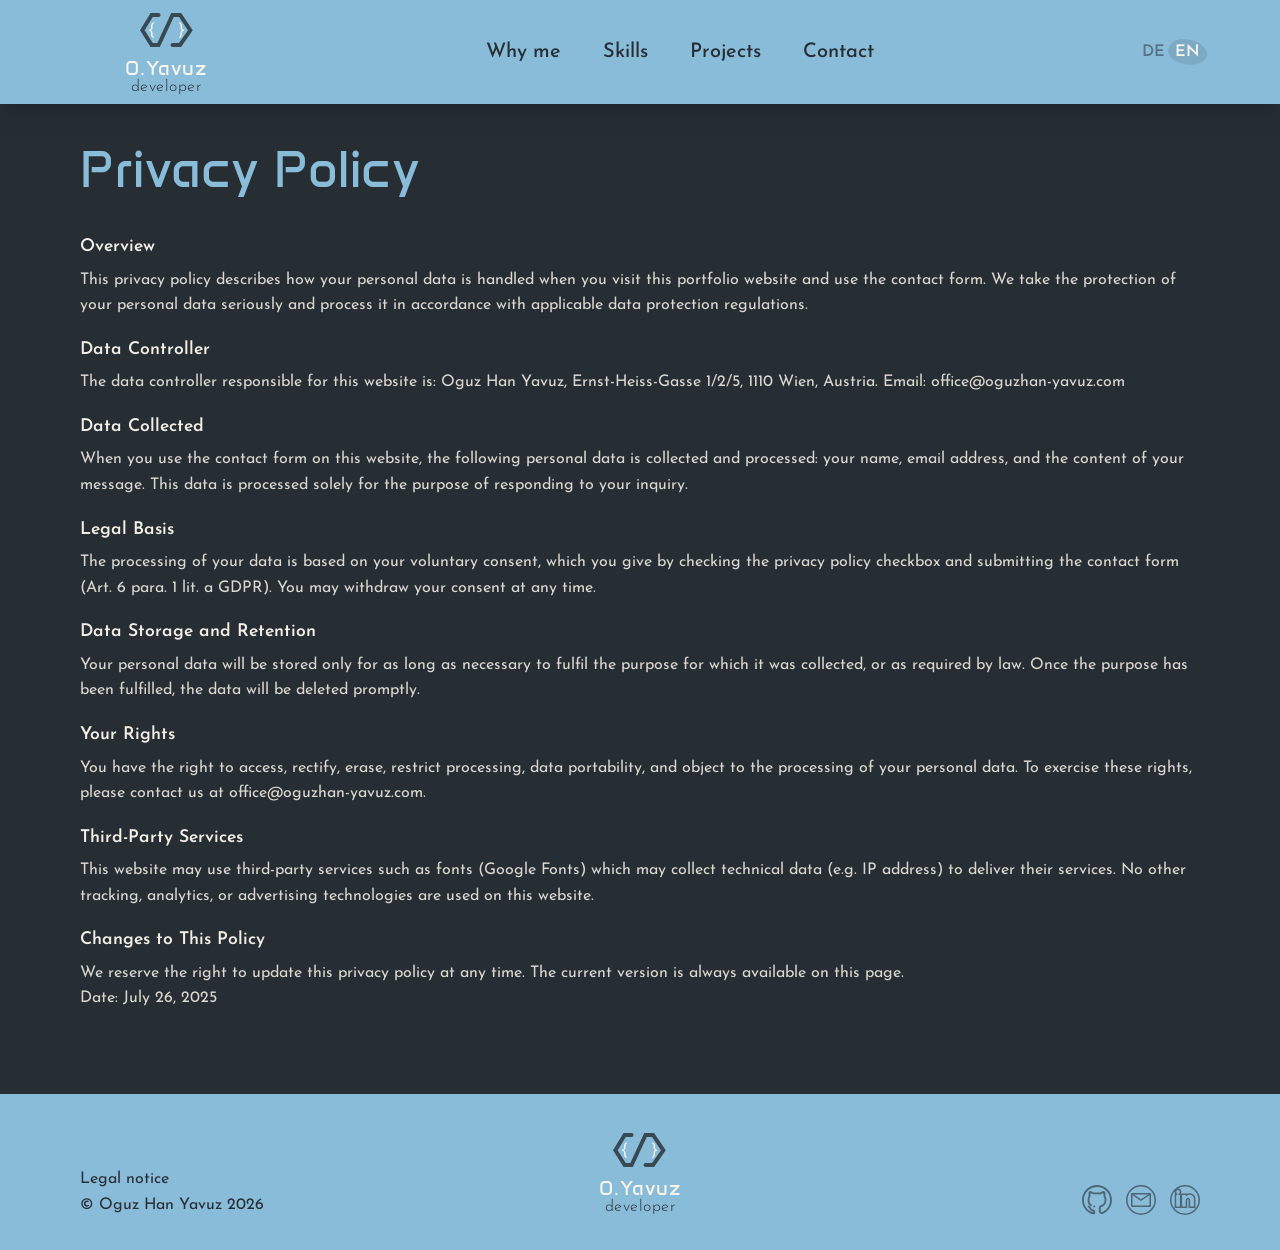
<file: privacy-policy.html>
<!DOCTYPE html>
<html lang="en">

<head>
    <meta charset="UTF-8" />
    <meta name="viewport" content="width=device-width, initial-scale=1.0" />
    <title>Privacy Policy | Oguz Han Yavuz</title>
    <link rel="preconnect" href="https://fonts.googleapis.com">
    <link rel="preconnect" href="https://fonts.gstatic.com" crossorigin>
    <link
        href="https://fonts.googleapis.com/css2?family=Anta&family=Josefin+Sans:wght@400;500&family=Poppins:wght@300;400;500;600;700&display=swap"
        rel="stylesheet">
    <link rel="stylesheet" href="./css/main.css" />
</head>

<body class="legal-page" data-page="legal" data-title-en="Privacy Policy | Oguz Han Yavuz"
    data-title-de="Datenschutzerklärung | Oguz Han Yavuz">
    <div class="site-frame legal-frame">
        <header class="mobile-header legal-mobile-header">
            <a href="./index.html" class="brand-logo brand-logo-mobile" aria-label="Oguz Han Yavuz developer">
                <img src="./assets/img/Logo icon.svg" alt="" class="brand-icon" aria-hidden="true" />
                <span class="brand-copy">
                    <span class="brand-name">O.Yavuz</span>
                    <span class="brand-role">developer</span>
                </span>
            </a>

            <button class="burger" id="burger" type="button" aria-label="Open navigation" aria-expanded="false">
                <span></span>
                <span></span>
                <span></span>
            </button>
        </header>

        <div class="mobile-menu" id="mobileMenu">
            <nav class="mobile-nav">
                <a href="./index.html#why-me" class="mobile-link" data-i18n="nav.whyMe">Why me</a>
                <a href="./index.html#skills" class="mobile-link" data-i18n="nav.skills">Skills</a>
                <a href="./index.html#projects" class="mobile-link" data-i18n="nav.projects">Projects</a>
                <a href="./index.html#contact" class="mobile-link" data-i18n="nav.contact">Contact</a>
                <div class="mobile-lang">
                    <button type="button" class="lang-btn" data-lang="de">DE</button>
                    <button type="button" class="lang-btn" data-lang="en">EN</button>
                </div>
            </nav>
        </div>

        <header class="nav-strip legal-nav">
            <div class="section-shell nav-strip-inner">
                <a href="./index.html" class="brand-logo" aria-label="Oguz Han Yavuz developer">
                    <img src="./assets/img/Logo icon2.svg" alt="" class="brand-icon" aria-hidden="true" />
                    <span class="brand-copy">
                        <span class="brand-name">O.Yavuz</span>
                        <span class="brand-role">developer</span>
                    </span>
                </a>

                <nav class="desktop-nav">
                    <a href="./index.html#why-me" data-i18n="nav.whyMe">Why me</a>
                    <a href="./index.html#skills" data-i18n="nav.skills">Skills</a>
                    <a href="./index.html#projects" data-i18n="nav.projects">Projects</a>
                    <a href="./index.html#contact" data-i18n="nav.contact">Contact</a>
                </nav>

                <div class="lang-switch">
                    <button type="button" class="lang-btn" data-lang="de">DE</button>
                    <button type="button" class="lang-btn" data-lang="en">EN</button>
                </div>
            </div>
        </header>

        <main class="legal-main">
            <div class="legal-content">
                <a href="./index.html#contact" class="legal-back" aria-label="Back to contact form">←</a>
                <h1 class="section-title legal-title" data-i18n="privacy.title">Privacy Policy</h1>

                <section class="legal-block">
                    <h2 data-i18n="privacy.overviewTitle">Overview</h2>
                    <p data-i18n="privacy.overviewText">
                        This privacy policy describes how your personal data is handled when you visit this portfolio
                        website and use the contact form. We take the protection of your personal data seriously
                        and process it in accordance with applicable data protection regulations.
                    </p>
                </section>

                <section class="legal-block">
                    <h2 data-i18n="privacy.controllerTitle">Data Controller</h2>
                    <p data-i18n="privacy.controllerText">
                        The data controller responsible for this website is: Oguz Han Yavuz,
                        Ernst-Heiss-Gasse 1/2/5, 1110 Wien, Austria.
                        Email: office@oguzhan-yavuz.com
                    </p>
                </section>

                <section class="legal-block">
                    <h2 data-i18n="privacy.dataCollectedTitle">Data Collected</h2>
                    <p data-i18n="privacy.dataCollectedText">
                        When you use the contact form on this website, the following personal data is collected
                        and processed: your name, email address, and the content of your message.
                        This data is processed solely for the purpose of responding to your inquiry.
                    </p>
                </section>

                <section class="legal-block">
                    <h2 data-i18n="privacy.legalBasisTitle">Legal Basis</h2>
                    <p data-i18n="privacy.legalBasisText">
                        The processing of your data is based on your voluntary consent, which you give by
                        checking the privacy policy checkbox and submitting the contact form (Art. 6 para. 1
                        lit. a GDPR). You may withdraw your consent at any time.
                    </p>
                </section>

                <section class="legal-block">
                    <h2 data-i18n="privacy.storageTitle">Data Storage and Retention</h2>
                    <p data-i18n="privacy.storageText">
                        Your personal data will be stored only for as long as necessary to fulfil the purpose
                        for which it was collected, or as required by law. Once the purpose has been fulfilled,
                        the data will be deleted promptly.
                    </p>
                </section>

                <section class="legal-block">
                    <h2 data-i18n="privacy.rightsTitle">Your Rights</h2>
                    <p data-i18n="privacy.rightsText">
                        You have the right to access, rectify, erase, restrict processing, data portability,
                        and object to the processing of your personal data. To exercise these rights, please
                        contact us at office@oguzhan-yavuz.com.
                    </p>
                </section>

                <section class="legal-block">
                    <h2 data-i18n="privacy.thirdPartiesTitle">Third-Party Services</h2>
                    <p data-i18n="privacy.thirdPartiesText">
                        This website may use third-party services such as fonts (Google Fonts) which may
                        collect technical data (e.g. IP address) to deliver their services. No other tracking,
                        analytics, or advertising technologies are used on this website.
                    </p>
                </section>

                <section class="legal-block">
                    <h2 data-i18n="privacy.changesTitle">Changes to This Policy</h2>
                    <p data-i18n="privacy.changesText">
                        We reserve the right to update this privacy policy at any time. The current version
                        is always available on this page.
                    </p>
                    <p data-i18n="privacy.dateText">Date: July 26, 2025</p>
                </section>
            </div>
        </main>

        <footer class="site-footer">
            <div class="section-shell footer-inner">
                <div class="footer-copy">
                    <div class="footer-links">
                        <a href="./legal-notice.html" data-i18n="footer.legalNotice">Legal notice</a>
                    </div>
                    <p>© Oguz Han Yavuz 2026</p>
                </div>

                <a href="./index.html" class="brand-logo footer-logo" aria-label="Oguz Han Yavuz developer">
                    <img src="./assets/img/Logo icon2.svg" alt="" class="brand-icon" aria-hidden="true" />
                    <span class="brand-copy">
                        <span class="brand-name">O.Yavuz</span>
                        <span class="brand-role">developer</span>
                    </span>
                </a>

                <div class="footer-socials">
                    <a href="https://github.com/OguzHanYav" aria-label="GitHub" target="_blank"
                        rel="noopener noreferrer">
                        <picture>
                            <source media="(max-width: 767px)"
                                srcset="./assets/img/figma-assets/footer/github-whiteblue.svg" />
                            <img src="./assets/img/figma-web/Portfolio-sm/Property 1=dark.svg" alt=""
                                class="social-icon" aria-hidden="true" />
                        </picture>
                    </a>

                    <a href="mailto:office@oguzhan-yavuz.com" aria-label="Email">
                        <picture>
                            <source media="(max-width: 767px)"
                                srcset="./assets/img/figma-assets/footer/email-whiteblue.svg" />
                            <img src="./assets/img/figma-web/Portfolio-sm2/Property 1=dark.svg" alt=""
                                class="social-icon" aria-hidden="true" />
                        </picture>
                    </a>

                    <a href="https://www.linkedin.com/in/oguz-han-yavuz-8a6a17158/" aria-label="LinkedIn"
                        target="_blank" rel="noopener noreferrer">
                        <picture>
                            <source media="(max-width: 767px)"
                                srcset="./assets/img/figma-assets/footer/linkedin-whiteblue.svg" />
                            <img src="./assets/img/figma-web/Linkedin button.svg" alt="" class="social-icon"
                                aria-hidden="true" />
                        </picture>
                    </a>
                </div>
            </div>
        </footer>
    </div>

    <script src="./script.js"></script>
</body>

</html>
</file>
<file: css/main.css>
/* ============================================
   MAIN CSS - ZENTRALER IMPORT
   ============================================ */

/* Base */
@import url("./base/variables.css");
@import url("./base/reset.css");
@import url("./base/typography.css");

/* Components */
@import url("./components/brand-logo.css");
@import url("./components/scroll.css");
@import url("./components/legal.css");

/* Layout */
@import url("./layout/header.css");
@import url("./layout/hero.css");
@import url("./layout/sections.css");
@import url("./layout/contact.css");
@import url("./layout/footer.css");

/* Responsive (Media Queries) */
@import url("./responsive/desktop.css");
@import url("./responsive/tablet.css");
@import url("./responsive/mobile.css");
@import url("./responsive/small-mobile.css");
</file>
